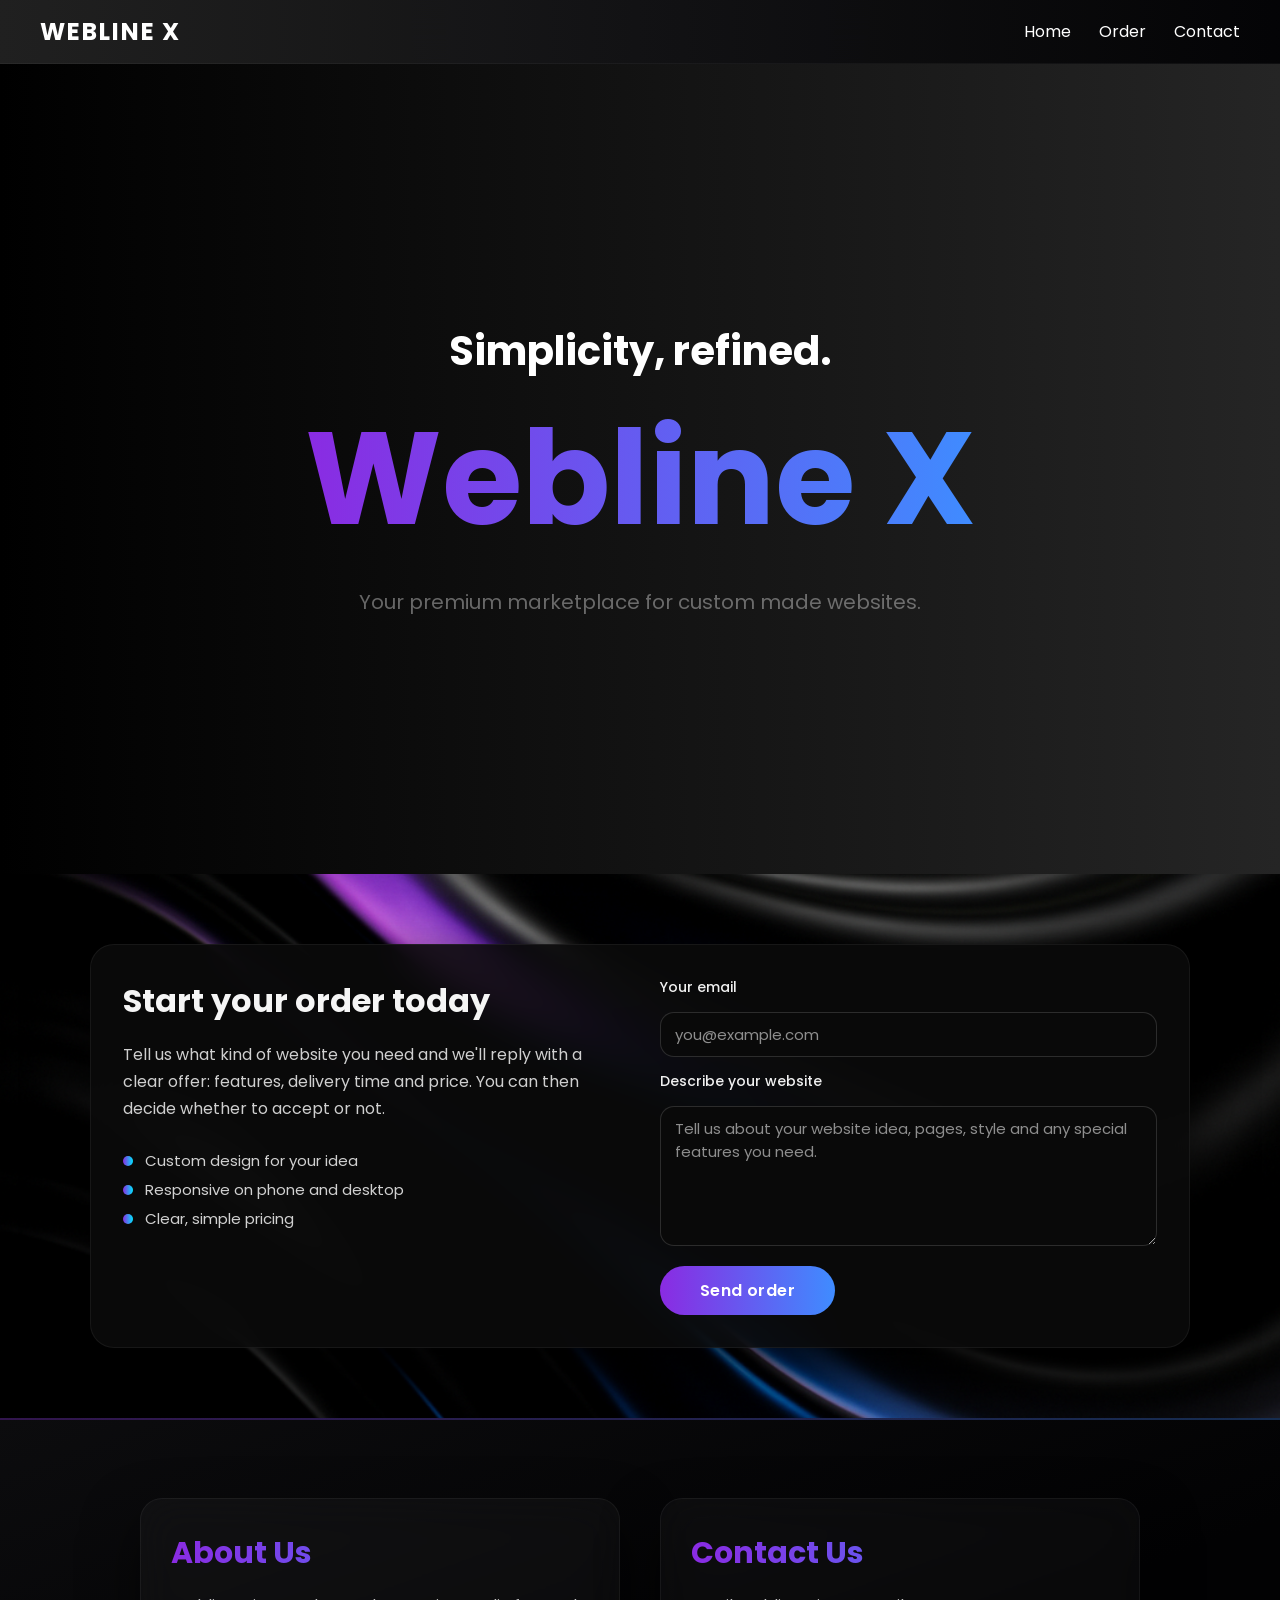
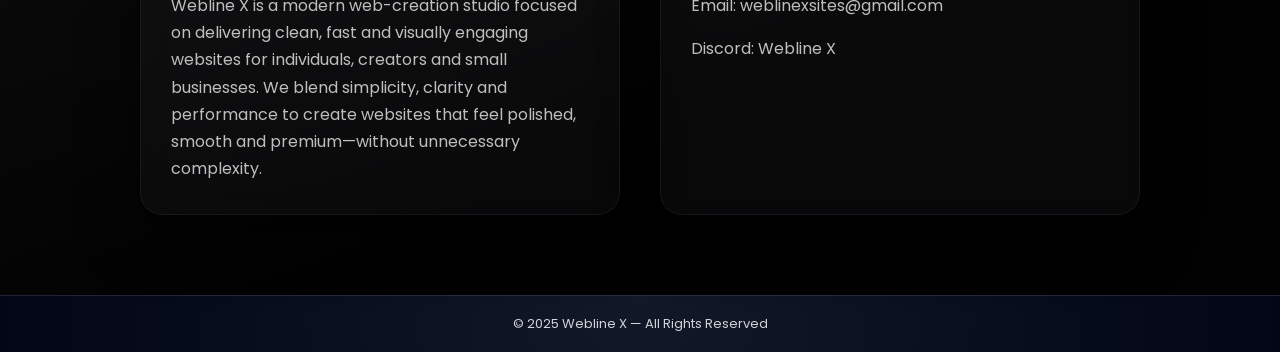
<file: index.html>
<!DOCTYPE html>
<html lang="en">
<head>
    <meta charset="UTF-8">
    <meta name="google-site-verification" content="BUTGpzNEfpXeUFj4L8f7c-jlk4cSv66ikBCJpvG7zUM" />
    <meta name="viewport" content="width=device-width, initial-scale=1.0">
    <title>Webline X</title>
    <link rel="stylesheet" href="style.css">
    <link rel="preconnect" href="https://fonts.googleapis.com">
    <link rel="preconnect" href="https://fonts.gstatic.com" crossorigin>
    <link href="https://fonts.googleapis.com/css2?family=Poppins:wght@300;400;600;700&display=swap" rel="stylesheet">
</head>
    
<!-- Google tag (gtag.js) -->
<script async src="https://www.googletagmanager.com/gtag/js?id=G-LYB03JJMZK"></script>
<script>
  window.dataLayer = window.dataLayer || [];
  function gtag(){dataLayer.push(arguments);}
  gtag('js', new Date());

  gtag('config', 'G-LYB03JJMZK');
</script>
    
<body>

    <header>
        <div class="logo">Webline X</div>
        <nav>
            <a href="#home">Home</a>
            <a href="#order">Order</a>
            <a href="#info-contact">Contact</a>
        </nav>
    </header>

    <section id="home" class="hero">
        <h2>Simplicity, refined.</h2>
        <h1>Webline X</h1>
        <p>Your premium marketplace for custom made websites.</p>
    </section>

    <section id="order" class="order">
        <div class="order-inner">

            <div class="order-left">
                <h2>Start your order today</h2>
                <p>
                    Tell us what kind of website you need and we'll reply with a clear offer:
                    features, delivery time and price. You can then decide whether to accept or not.
                </p>
                <ul>
                    <li>Custom design for your idea</li>
                    <li>Responsive on phone and desktop</li>
                    <li>Clear, simple pricing</li>
                </ul>
                <p id="result" class="order-result"></p>
            </div>

            <form class="order-form" action="https://api.web3forms.com/submit" method="POST">
                <input type="hidden" name="access_key" value="6accf2bb-cb64-4b64-832a-4db78057950a">
                <input type="hidden" name="subject" value="New Order Request for Webline X">

                <label for="email">Your email</label>
                <input type="email" id="email" name="email" required placeholder="you@example.com">

                <label for="description">Describe your website</label>
                <textarea id="description" name="description" rows="5" required
                    placeholder="Tell us about your website idea, pages, style and any special features you need."></textarea>

                <button type="submit" class="order-btn">Send order</button>
                
            </form>

        </div>
    </section>

    <section id="info-contact" class="info">
        <div class="info-box about">
            <h2>About Us</h2>
            <p>
                Webline X is a modern web-creation studio focused on delivering clean,
                fast and visually engaging websites for individuals, creators and
                small businesses. We blend simplicity, clarity and performance to
                create websites that feel polished, smooth and premium—without
                unnecessary complexity.
            </p>
        </div>

        <div class="info-box contact">
            <h2>Contact Us</h2>
            <p>Email: <a href="mailto:weblinexsites@gmail.com">weblinexsites@gmail.com</a></p>
            <p>Discord: <a href="https://discord.gg/akPVz9dr">Webline X</a></p>
        </div>
    </section>

    <footer>
        <p>© 2025 Webline X — All Rights Reserved</p>
    </footer>

    <script src="script.js"></script>
</body>
</html>
</file>
<file: style.css>
/* Basic Reset */
* {
    margin: 0;
    padding: 0;
    box-sizing: border-box;
    font-family: "Poppins", system-ui, -apple-system, BlinkMacSystemFont, sans-serif;
}

body {
    background: radial-gradient(circle at top, #151523 0, #050509 45%, #010103 100%);
    color: #f5f5f5;
}

.hero,
.order,
.info,
.contact {
    opacity: 0;
    transform: translateY(6px);
    animation: fadeIn 0.7s ease forwards;
}

/* staggered delays */
.hero { animation-delay: 0.0s; }
.order { animation-delay: 0.15s; }
.info  { animation-delay: 0.3s; }
.contact { animation-delay: 0.45s; }

@keyframes fadeUp {
    to {
        opacity: 1;
        transform: translateY(0);
    }
}

html {
    scroll-behavior: smooth;
}

/* Header */
header {
    position: sticky;
    top: 0;
    z-index: 50;

    width: 100%;
    padding: 14px 40px;
    background: linear-gradient(to right, rgba(33, 33, 33, 0.97), rgba(4,4,6,0.97));
    display: flex;
    justify-content: space-between;
    align-items: center;
    border-bottom: 1px solid rgba(255,255,255,0.04);
    backdrop-filter: blur(18px);
}

header .logo {
    color: #ffffff;
    font-size: 24px;
    font-weight: 700;
    letter-spacing: 0.08em;
    text-transform: uppercase;
    cursor: default;
}

nav a {
    color: white;
    margin-left: 24px;
    text-decoration: none;
    font-size: 16px;
    position: relative;
    transition: color 0.2s ease;
}

nav a::after {
    content: "";
    position: absolute;
    left: 0;
    bottom: -4px;
    width: 0;
    height: 2px;
    background: linear-gradient(90deg, #8a2be2, #3f8cff);
    transition: width 0.2s ease;
}

nav a:hover {
    color: #e3e3ff;
}

nav a:hover::after {
    width: 100%;
}


/* Hero Section */
.hero {
    height: 90vh;
    background: linear-gradient(to right, #000000, #252525);
    display: flex;
    flex-direction: column;
    justify-content: center;
    align-items: center;
    text-align: center;
    color: white;
    padding: 20px;
}

.hero h1 {
    font-size: clamp(40px, 12vw, 130px);
    background: linear-gradient(90deg, #8a2be2, #3f8cff, #00e5ff);
    background-size: 200% auto;
    -webkit-background-clip: text;
    -webkit-text-fill-color: transparent;
    animation: gradientMove 1s ease-in-out infinite alternate;
}

@keyframes gradientMove {
    from { background-position: 0% 50%; }
    to   { background-position: 100% 50%; }
}

.hero h2 {
    font-size: clamp(20px, 12vw, 40px);
}

.hero p {
    margin-top: 10px;
    font-size: 20px;
    max-width: 600px;
    color:rgba(197, 197, 197, 0.493)
}

/* Smooth fade animation */
@keyframes fadeIn {
    from {
        opacity: 0;
        transform: translateY(6px);
    }
    to {
        opacity: 1;
        transform: translateY(0);
    }
}

/* order Section */
/* ORDER SECTION LAYOUT FIX */
/* ORDER SECTION */

.order {
    background: url("codeBackground.png");
    background-attachment: fixed;
    background-position: center;
    background-size: cover;

    padding: 70px 20px;
    display: flex;
    justify-content: center;
}

/* Centered content wrapper */
.order-inner {
    max-width: 1100px;
    width: 100%;
    display: flex;
    gap: 40px;
    align-items: stretch;
    backdrop-filter: blur(18px);
    background: rgba(10, 10, 10, 0.9);
    border-radius: 24px;
    padding: 32px 32px;
    box-shadow: 0 24px 60px rgba(0, 0, 0, 0.7);
    border: 1px solid rgba(255, 255, 255, 0.06);
}

/* Left copy column */
.order-left {
    flex: 1;
    color: #f5f5f5;
    display: flex;
    flex-direction: column;
    gap: 16px;
}

.order-left h2 {
    font-size: 32px;
    font-weight: 700;
}

.order-left p {
    color: rgba(230, 230, 230, 0.9);
    line-height: 1.7;
    font-size: 16px;
}

.order-left ul {
    margin-top: 10px;
    list-style: none;
    padding-left: 0;
}

.order-left li {
    position: relative;
    padding-left: 22px;
    margin-bottom: 6px;
    color: rgba(220, 220, 220, 0.95);
    font-size: 15px;
}

.order-left li::before {
    content: "";
    position: absolute;
    left: 0;
    top: 7px;
    width: 10px;
    height: 10px;
    border-radius: 999px;
    background: linear-gradient(90deg, #8a2be2, #00e5ff);
}

/* Form column */
.order-form {
    flex: 1;
    display: flex;
    flex-direction: column;
    gap: 14px;
}

.order-form label {
    font-size: 14px;
    font-weight: 500;
    color: #f0f0f0;
}

.order-form input,
.order-form textarea {
    background-color: rgba(10, 10, 10, 0.85);
    border-radius: 14px;
    border: 1px solid rgba(255, 255, 255, 0.14);
    color: #ffffff;
    padding: 10px 14px;
    font-size: 15px;
    outline: none;
    transition: border 0.18s ease, box-shadow 0.18s ease, background-color 0.18s ease;
}

.order-form input::placeholder,
.order-form textarea::placeholder {
    color: rgba(200, 200, 200, 0.7);
}

.order-form input:focus,
.order-form textarea:focus {
    border-color: #3f8cff;
    box-shadow: 0 0 0 1px rgba(63, 140, 255, 0.5);
    background-color: rgba(10, 10, 10, 0.95);
}

.order-form textarea {
    resize: vertical;
    min-height: 140px;
}

/* Primary button inside the form */
.order-btn {
    margin-top: 6px;
    align-self: flex-start;
    padding: 12px 40px;
    font-size: 16px;
    background: linear-gradient(90deg, #8a2be2, #3f8cff, #00e5ff);
    background-size: 200% auto;
    color: #ffffff;
    cursor: pointer;
    border: none;
    border-radius: 999px;
    font-weight: 600;
    letter-spacing: 0.4px;
    transition: background-position 0.25s ease, transform 0.15s ease, box-shadow 0.15s ease;
}

.order-btn:hover {
    background-position: 100% 50%;
    transform: translateY(-2px);
    box-shadow: 0 12px 30px rgba(0, 0, 0, 0.7);
}

/* Mobile layout */
@media (max-width: 820px) {
    .order-inner {
        flex-direction: column;
        padding: 24px 20px;
        gap: 24px;
    }

    .order-left h2 {
        font-size: 26px;
    }
}

/* Result message under the form button */
.order-result {
    margin-top: 10px;
    font-size: 14px;
    font-weight: 500;
    color: #c8ffe4;
    padding: 10px 16px;
    border-radius: 999px;
    display: none;              /* hidden until JS shows it */
    background: linear-gradient(90deg,
        rgba(34, 197, 94, 0.18),
        rgba(45, 212, 191, 0.12)
    );
    border: 1px solid rgba(34, 197, 94, 0.7);
    box-shadow: 0 10px 28px rgba(0, 0, 0, 0.6);
}

/* When JS wants to show it */
.order-result.show {
    display: inline-block;
}

/* Optional: error style if something goes wrong */
.order-result.error {
    background: linear-gradient(90deg,
        rgba(248, 113, 113, 0.2),
        rgba(239, 68, 68, 0.1)
    );
    border-color: rgba(248, 113, 113, 0.8);
    color: #ffe4e4;
}

/* Info Section */
/* INFO SECTION — NEW STYLING */
.info {
    width: 100%;
    padding: 80px 20px;
    display: flex;
    justify-content: center;
    gap: 40px;
    flex-wrap: wrap;

    background: linear-gradient(160deg, #0c0c0e, #020203 60%);
    position: relative;
}

/* Soft glowing top border */
.info::before {
    content: "";
    position: absolute;
    top: 0;
    left: 0;
    width: 100%;
    height: 2px;
    background: linear-gradient(90deg, #8a2be2, #3f8cff);
    opacity: 0.3;
}

.info-box {
    flex: 1;
    min-width: 320px;
    max-width: 480px;

    background: rgba(255, 255, 255, 0.03);
    backdrop-filter: blur(20px);

    border-radius: 22px;
    padding: 32px 30px;

    border: 1px solid rgba(255, 255, 255, 0.05);
    box-shadow: 0 25px 55px rgba(0, 0, 0, 0.6);

    display: flex;
    flex-direction: column;
    gap: 16px;

    transition: transform 0.25s ease, box-shadow 0.3s ease;
}

.info-box h2 {
    font-size: 30px;
    font-weight: 700;
    background: linear-gradient(90deg, #8a2be2, #3f8cff);
    -webkit-background-clip: text;
    -webkit-text-fill-color: transparent;
}

.info-box p,
.info-box a {
    color: rgba(230, 230, 230, 0.82);
    font-size: 16px;
    line-height: 1.7;
}

.info-box a {
    text-decoration: none;
    transition: color 0.2s ease;
}

.info-box a:hover {
    color: #8ab8ff;
}

/* Footer */
footer {
    background: radial-gradient(circle at top, #111827, #020617);
    color: rgba(243, 244, 246, 0.85);
    text-align: center;
    padding: 18px;
    font-size: 13px;
    border-top: 1px solid rgba(148, 163, 184, 0.18);
}
</file>
